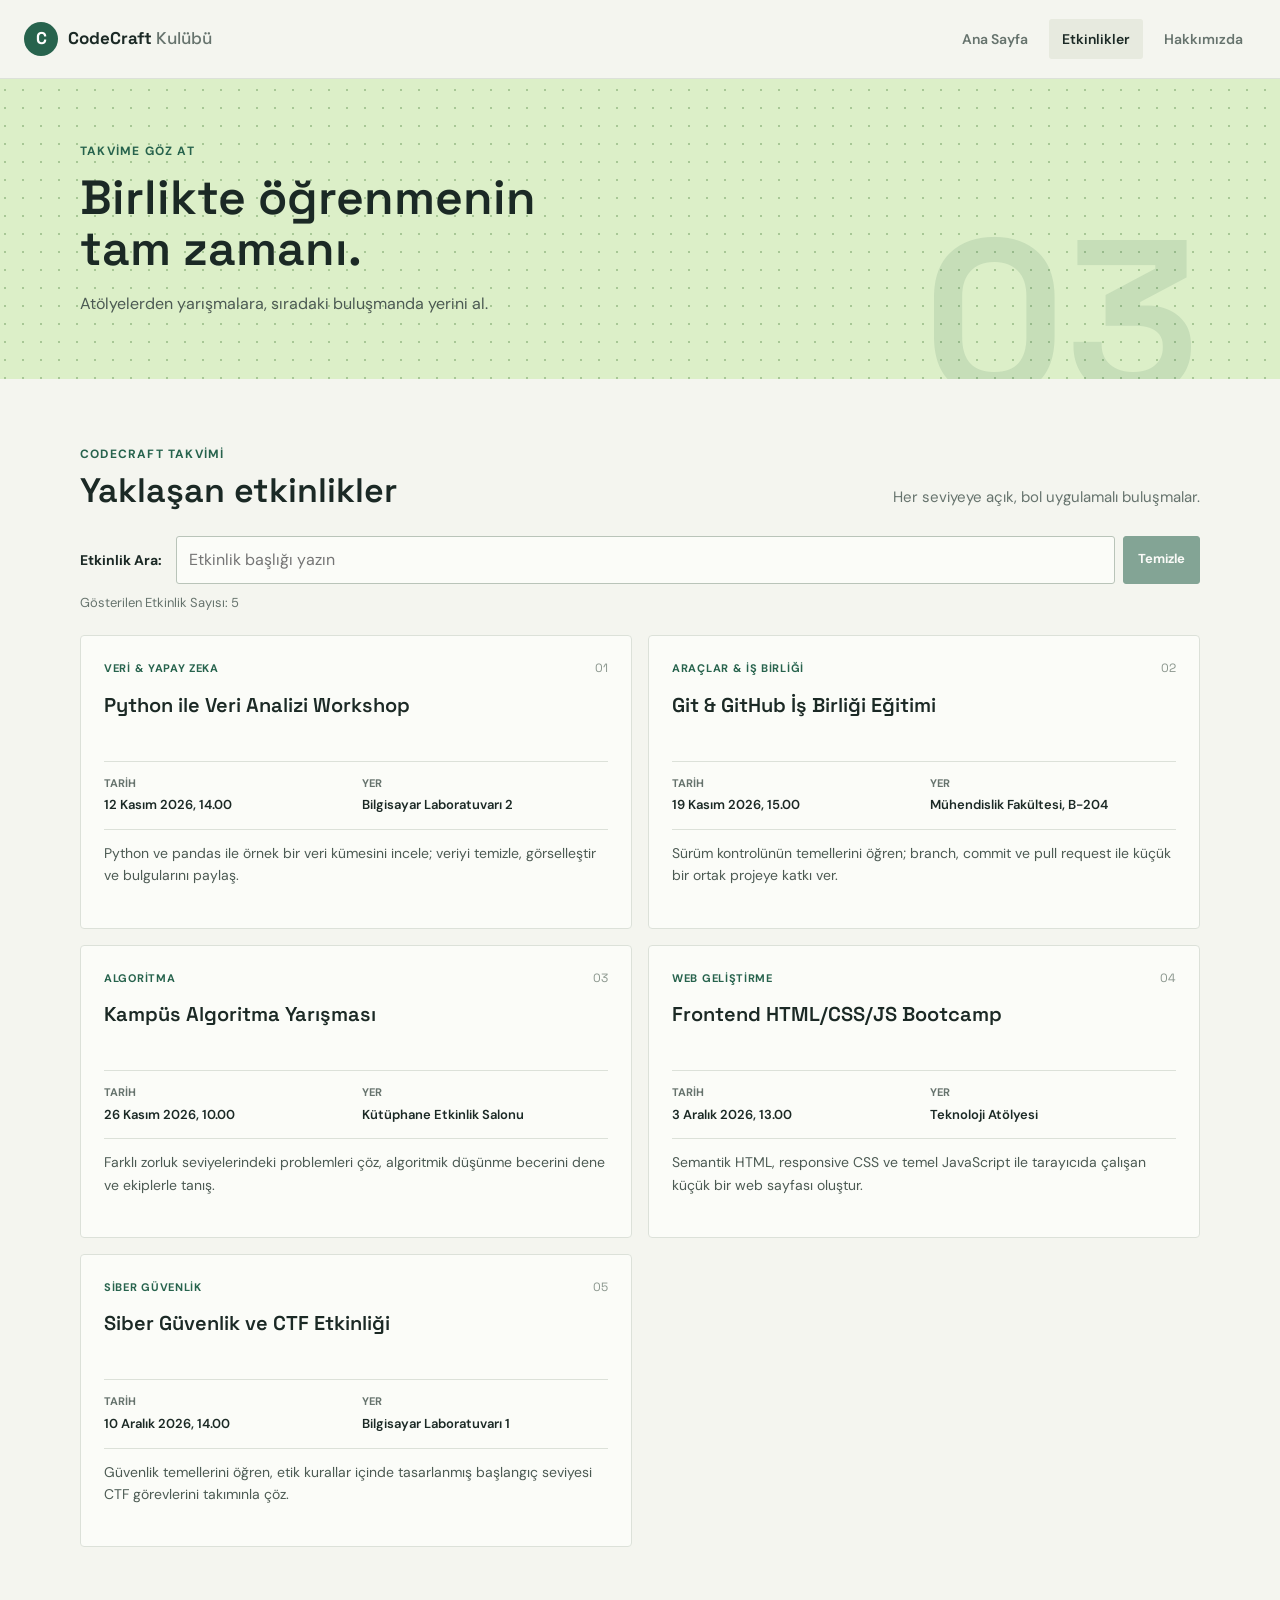
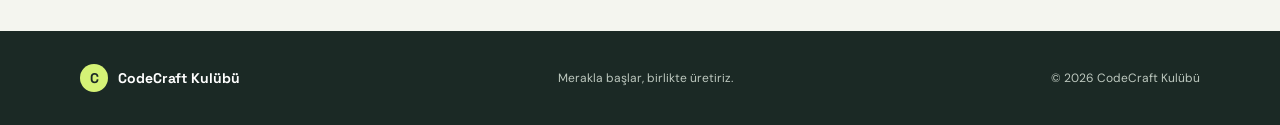
<file: etkinlikler.html>
<!doctype html>
<html lang="tr">
<head>
  <meta charset="utf-8">
  <meta name="viewport" content="width=device-width, initial-scale=1">
  <meta name="description" content="CodeCraft Kulübü atölye, eğitim ve yarışmalarının takvimi.">
  <title>Etkinlikler | CodeCraft Kulübü</title>
  <link rel="preconnect" href="https://fonts.googleapis.com">
  <link rel="preconnect" href="https://fonts.gstatic.com" crossorigin>
  <link href="https://fonts.googleapis.com/css2?family=DM+Sans:wght@400;500;600;700&family=Space+Grotesk:wght@500;600;700&display=swap" rel="stylesheet">
  <link rel="stylesheet" href="style.css">
  <script src="script.js" defer></script>
</head>
<body>
  <header class="site-header">
    <div class="header-inner">
      <a class="brand" href="index.html" aria-label="CodeCraft Kulübü ana sayfa">
        <span class="brand-mark" aria-hidden="true">C</span>
        <span>CodeCraft <span class="brand-light">Kulübü</span></span>
      </a>
      <nav class="site-nav" aria-label="Ana menü">
        <a href="index.html">Ana Sayfa</a>
        <a href="etkinlikler.html" aria-current="page">Etkinlikler</a>
        <a href="hakkimizda.html">Hakkımızda</a>
      </nav>
    </div>
  </header>

  <main>
    <section class="page-banner" aria-labelledby="page-title">
      <div class="page-width banner-inner">
        <p class="eyebrow">Takvime göz at</p>
        <h1 id="page-title">Birlikte öğrenmenin<br>tam zamanı.</h1>
        <p>Atölyelerden yarışmalara, sıradaki buluşmanda yerini al.</p>
      </div>
      <span class="banner-mark" aria-hidden="true">03</span>
    </section>

    <section class="section page-width events-section" aria-labelledby="events-title">
      <div class="section-heading events-heading">
        <div>
          <p class="eyebrow">CodeCraft takvimi</p>
          <h2 id="events-title">Yaklaşan etkinlikler</h2>
        </div>
        <p class="section-intro">Her seviyeye açık, bol uygulamalı buluşmalar.</p>
      </div>
      <div class="event-search">
        <div class="event-search-row">
          <label for="search">Etkinlik Ara:</label>
          <div class="event-search-controls">
            <input id="search" type="search" placeholder="Etkinlik başlığı yazın" aria-controls="event-list" aria-describedby="event-count">
            <button class="clear-search" id="clear-search" type="button">Temizle</button>
          </div>
        </div>
        <p class="event-count" id="event-count" aria-live="polite">Gösterilen Etkinlik Sayısı: 5</p>
        <p class="no-results" id="no-results" role="status" aria-live="polite" hidden>Sonuç bulunamadı</p>
      </div>
      <div class="event-grid" id="event-list">
        <article class="event-card">
          <div class="event-topline"><span class="event-category">Veri &amp; Yapay Zeka</span><span class="event-id">01</span></div>
          <h3>Python ile Veri Analizi Workshop</h3>
          <dl class="event-details">
            <div><dt>Tarih</dt><dd>12 Kasım 2026, 14.00</dd></div>
            <div><dt>Yer</dt><dd>Bilgisayar Laboratuvarı 2</dd></div>
          </dl>
          <p>Python ve pandas ile örnek bir veri kümesini incele; veriyi temizle, görselleştir ve bulgularını paylaş.</p>
        </article>
        <article class="event-card">
          <div class="event-topline"><span class="event-category">Araçlar &amp; İş Birliği</span><span class="event-id">02</span></div>
          <h3>Git &amp; GitHub İş Birliği Eğitimi</h3>
          <dl class="event-details">
            <div><dt>Tarih</dt><dd>19 Kasım 2026, 15.00</dd></div>
            <div><dt>Yer</dt><dd>Mühendislik Fakültesi, B-204</dd></div>
          </dl>
          <p>Sürüm kontrolünün temellerini öğren; branch, commit ve pull request ile küçük bir ortak projeye katkı ver.</p>
        </article>
        <article class="event-card">
          <div class="event-topline"><span class="event-category">Algoritma</span><span class="event-id">03</span></div>
          <h3>Kampüs Algoritma Yarışması</h3>
          <dl class="event-details">
            <div><dt>Tarih</dt><dd>26 Kasım 2026, 10.00</dd></div>
            <div><dt>Yer</dt><dd>Kütüphane Etkinlik Salonu</dd></div>
          </dl>
          <p>Farklı zorluk seviyelerindeki problemleri çöz, algoritmik düşünme becerini dene ve ekiplerle tanış.</p>
        </article>
        <article class="event-card">
          <div class="event-topline"><span class="event-category">Web Geliştirme</span><span class="event-id">04</span></div>
          <h3>Frontend HTML/CSS/JS Bootcamp</h3>
          <dl class="event-details">
            <div><dt>Tarih</dt><dd>3 Aralık 2026, 13.00</dd></div>
            <div><dt>Yer</dt><dd>Teknoloji Atölyesi</dd></div>
          </dl>
          <p>Semantik HTML, responsive CSS ve temel JavaScript ile tarayıcıda çalışan küçük bir web sayfası oluştur.</p>
        </article>
        <article class="event-card">
          <div class="event-topline"><span class="event-category">Siber Güvenlik</span><span class="event-id">05</span></div>
          <h3>Siber Güvenlik ve CTF Etkinliği</h3>
          <dl class="event-details">
            <div><dt>Tarih</dt><dd>10 Aralık 2026, 14.00</dd></div>
            <div><dt>Yer</dt><dd>Bilgisayar Laboratuvarı 1</dd></div>
          </dl>
          <p>Güvenlik temellerini öğren, etik kurallar içinde tasarlanmış başlangıç seviyesi CTF görevlerini takımınla çöz.</p>
        </article>
      </div>
    </section>
  </main>

  <footer class="site-footer">
    <div class="page-width footer-inner">
      <a class="brand footer-brand" href="index.html"><span class="brand-mark" aria-hidden="true">C</span><span>CodeCraft Kulübü</span></a>
      <p>Merakla başlar, birlikte üretiriz.</p>
      <small>© 2026 CodeCraft Kulübü</small>
    </div>
  </footer>
</body>
</html>
</file>
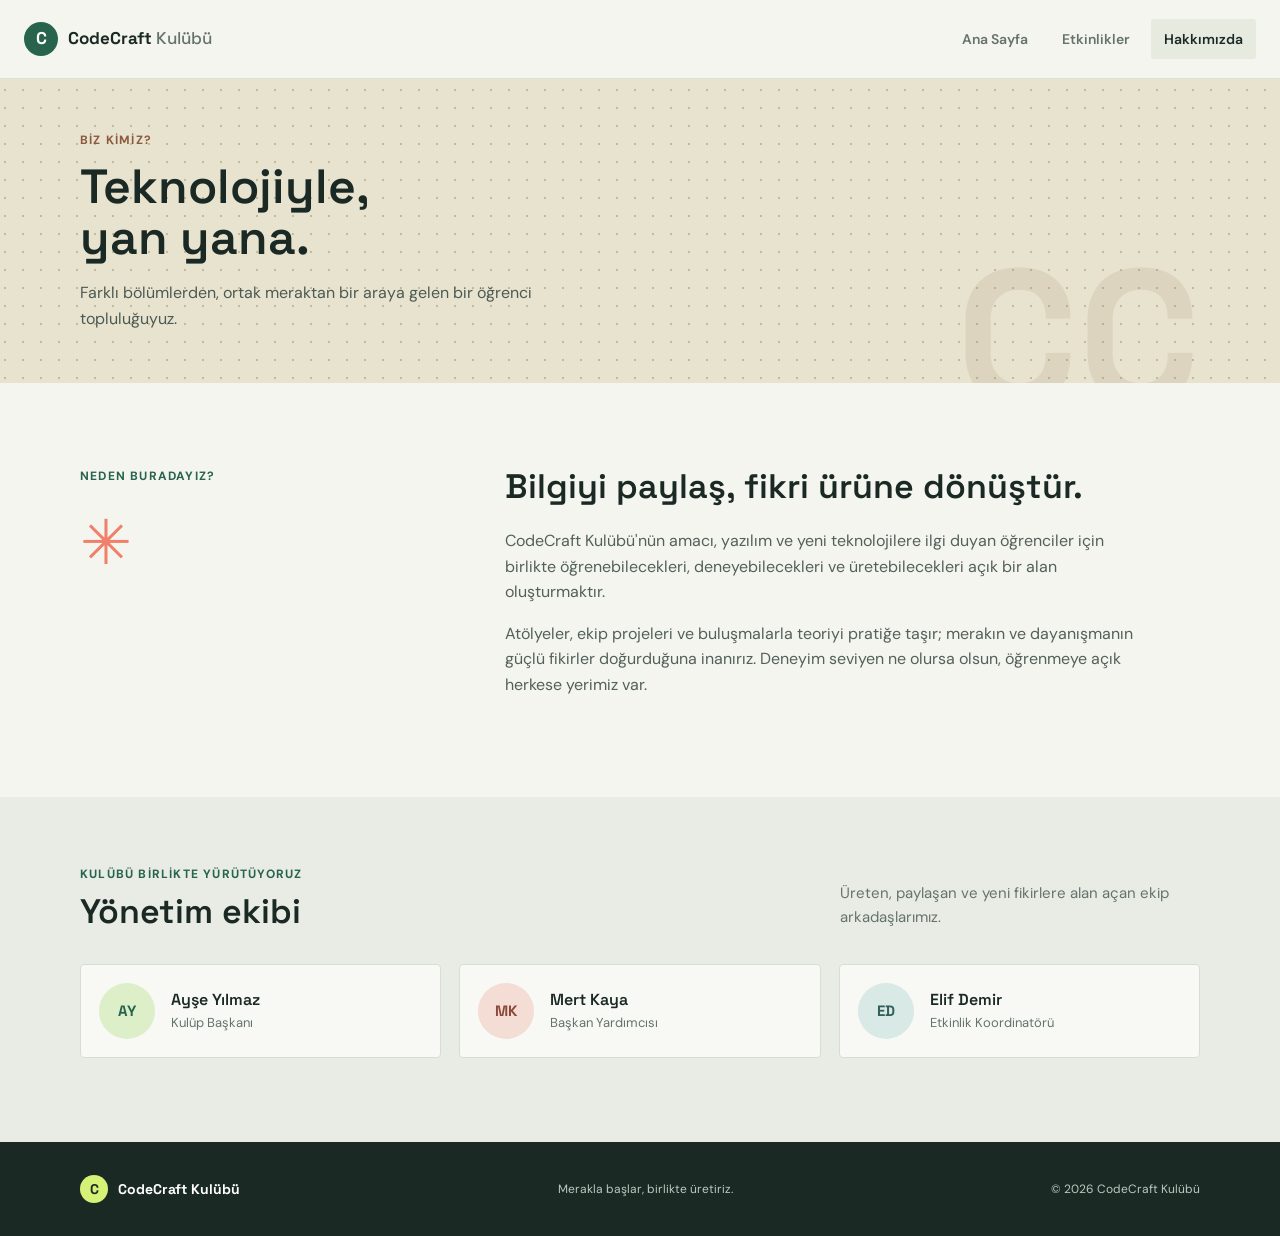
<file: hakkimizda.html>
<!doctype html>
<html lang="tr">
<head>
  <meta charset="utf-8">
  <meta name="viewport" content="width=device-width, initial-scale=1">
  <meta name="description" content="CodeCraft Kulübü'nün amacı, değerleri ve yönetim ekibi.">
  <title>Hakkımızda | CodeCraft Kulübü</title>
  <link rel="preconnect" href="https://fonts.googleapis.com">
  <link rel="preconnect" href="https://fonts.gstatic.com" crossorigin>
  <link href="https://fonts.googleapis.com/css2?family=DM+Sans:wght@400;500;600;700&family=Space+Grotesk:wght@500;600;700&display=swap" rel="stylesheet">
  <link rel="stylesheet" href="style.css">
</head>
<body>
  <header class="site-header">
    <div class="header-inner">
      <a class="brand" href="index.html" aria-label="CodeCraft Kulübü ana sayfa">
        <span class="brand-mark" aria-hidden="true">C</span>
        <span>CodeCraft <span class="brand-light">Kulübü</span></span>
      </a>
      <nav class="site-nav" aria-label="Ana menü">
        <a href="index.html">Ana Sayfa</a>
        <a href="etkinlikler.html">Etkinlikler</a>
        <a href="hakkimizda.html" aria-current="page">Hakkımızda</a>
      </nav>
    </div>
  </header>

  <main>
    <section class="page-banner about-banner" aria-labelledby="page-title">
      <div class="page-width banner-inner">
        <p class="eyebrow">Biz kimiz?</p>
        <h1 id="page-title">Teknolojiyle,<br>yan yana.</h1>
        <p>Farklı bölümlerden, ortak meraktan bir araya gelen bir öğrenci topluluğuyuz.</p>
      </div>
      <span class="banner-mark" aria-hidden="true">CC</span>
    </section>

    <section class="section page-width purpose-section" aria-labelledby="purpose-title">
      <div class="purpose-label">
        <p class="eyebrow">Neden buradayız?</p>
        <span class="purpose-symbol" aria-hidden="true">✳</span>
      </div>
      <div class="purpose-copy">
        <h2 id="purpose-title">Bilgiyi paylaş, fikri ürüne dönüştür.</h2>
        <p>CodeCraft Kulübü'nün amacı, yazılım ve yeni teknolojilere ilgi duyan öğrenciler için birlikte öğrenebilecekleri, deneyebilecekleri ve üretebilecekleri açık bir alan oluşturmaktır.</p>
        <p>Atölyeler, ekip projeleri ve buluşmalarla teoriyi pratiğe taşır; merakın ve dayanışmanın güçlü fikirler doğurduğuna inanırız. Deneyim seviyen ne olursa olsun, öğrenmeye açık herkese yerimiz var.</p>
      </div>
    </section>

    <section class="team-band" aria-labelledby="team-title">
      <div class="page-width section">
        <div class="section-heading">
          <div>
            <p class="eyebrow">Kulübü birlikte yürütüyoruz</p>
            <h2 id="team-title">Yönetim ekibi</h2>
          </div>
          <p class="section-intro">Üreten, paylaşan ve yeni fikirlere alan açan ekip arkadaşlarımız.</p>
        </div>
        <div class="team-grid">
          <article class="team-card">
            <span class="team-initial initial-green" aria-hidden="true">AY</span>
            <div><h3>Ayşe Yılmaz</h3><p>Kulüp Başkanı</p></div>
          </article>
          <article class="team-card">
            <span class="team-initial initial-coral" aria-hidden="true">MK</span>
            <div><h3>Mert Kaya</h3><p>Başkan Yardımcısı</p></div>
          </article>
          <article class="team-card">
            <span class="team-initial initial-blue" aria-hidden="true">ED</span>
            <div><h3>Elif Demir</h3><p>Etkinlik Koordinatörü</p></div>
          </article>
        </div>
      </div>
    </section>
  </main>

  <footer class="site-footer">
    <div class="page-width footer-inner">
      <a class="brand footer-brand" href="index.html"><span class="brand-mark" aria-hidden="true">C</span><span>CodeCraft Kulübü</span></a>
      <p>Merakla başlar, birlikte üretiriz.</p>
      <small>© 2026 CodeCraft Kulübü</small>
    </div>
  </footer>
</body>
</html>
</file>
<file: style.css>
/* Ortak renkler ve ölçüler */
:root {
  color-scheme: light;
  --ink: #1b2925;
  --muted: #66736d;
  --paper: #f4f5ef;
  --white: #fff;
  --line: #dce1d9;
  --lime: #d5f276;
  --green: #27634d;
  --coral: #ef806b;
  --blue: #b8deda;
  --display: "Space Grotesk", "Trebuchet MS", sans-serif;
  --body: "DM Sans", "Trebuchet MS", sans-serif;
}

* {
  box-sizing: border-box;
}

html {
  min-width: 320px;
  scroll-behavior: smooth;
}

body {
  min-width: 320px;
  margin: 0;
  color: var(--ink);
  background: var(--paper);
  font-family: var(--body);
  font-size: 16px;
  line-height: 1.6;
}

img {
  display: block;
  max-width: 100%;
}

a {
  color: inherit;
}

a:focus-visible {
  outline: 3px solid #d05c48;
  outline-offset: 4px;
}

.page-width {
  width: min(1120px, calc(100% - 48px));
  margin-inline: auto;
}

/* Tüm sayfalarda kullanılan üst menü */
.site-header {
  position: relative;
  z-index: 2;
  background: var(--paper);
  border-bottom: 1px solid var(--line);
}

.header-inner {
  width: min(1280px, calc(100% - 48px));
  min-height: 78px;
  margin-inline: auto;
  display: flex;
  align-items: center;
  justify-content: space-between;
  gap: 24px;
}

.brand {
  display: inline-flex;
  align-items: center;
  gap: 10px;
  text-decoration: none;
  font-family: var(--display);
  font-size: 17px;
  font-weight: 700;
  white-space: nowrap;
}

.brand-mark {
  width: 34px;
  height: 34px;
  display: grid;
  place-items: center;
  border-radius: 50%;
  background: var(--green);
  color: var(--white);
  font-size: 17px;
}

.brand-light {
  color: var(--muted);
  font-weight: 500;
}

.site-nav {
  display: flex;
  align-items: center;
  gap: 8px;
}

.site-nav a {
  padding: 9px 13px;
  border-radius: 3px;
  color: var(--muted);
  font-size: 14px;
  font-weight: 600;
  text-decoration: none;
  transition: color 160ms ease, background-color 160ms ease;
}

.site-nav a:hover,
.site-nav a[aria-current="page"] {
  color: var(--ink);
  background: #e7eadf;
}

/* Ana sayfada metni gerçek bir devre kartı görseliyle eşleştir */
.hero {
  min-height: 470px;
  position: relative;
  display: flex;
  align-items: center;
  overflow: hidden;
  isolation: isolate;
  background: #263a33;
  color: var(--white);
}

.hero::after {
  position: absolute;
  z-index: -1;
  inset: 0;
  background: rgba(17, 29, 25, 0.66);
  content: "";
}

.hero-image {
  position: absolute;
  z-index: -2;
  inset: 0;
  width: 100%;
  height: 100%;
  object-fit: cover;
  object-position: center 52%;
}

.hero-content {
  padding-block: 76px;
  animation: enter 520ms ease-out both;
}

.eyebrow {
  margin: 0 0 12px;
  color: var(--green);
  font-size: 12px;
  font-weight: 700;
  letter-spacing: 1.2px;
  text-transform: uppercase;
}

.hero-eyebrow {
  color: var(--lime);
}

.hero h1,
.banner-inner h1 {
  max-width: 760px;
  margin: 0;
  font-family: var(--display);
  font-size: 58px;
  font-weight: 600;
  line-height: 1.06;
}

.hero-copy {
  max-width: 520px;
  margin: 22px 0 28px;
  color: #e2e8e1;
  font-size: 17px;
}

.button {
  min-height: 48px;
  display: inline-flex;
  align-items: center;
  justify-content: center;
  gap: 18px;
  padding: 12px 18px;
  border-radius: 3px;
  font-size: 14px;
  font-weight: 700;
  text-decoration: none;
  transition: transform 160ms ease, background-color 160ms ease;
}

.button:hover {
  transform: translateY(-2px);
}

.button-lime {
  background: var(--lime);
  color: var(--ink);
}

.hero-index {
  position: absolute;
  right: max(24px, calc((100vw - 1280px) / 2));
  bottom: 26px;
  color: #dce4db;
  font-family: var(--display);
  font-size: 12px;
}

/* Ana sayfa ilgi alanı kartları */
.section {
  padding-block: 84px;
}

.section-heading {
  display: flex;
  align-items: end;
  justify-content: space-between;
  gap: 28px;
  margin-bottom: 32px;
}

.section-heading .eyebrow {
  margin-bottom: 7px;
}

.section-heading h2,
.purpose-copy h2,
.contact-inner h2 {
  margin: 0;
  font-family: var(--display);
  font-size: 34px;
  font-weight: 600;
  line-height: 1.2;
}

.section-intro {
  max-width: 360px;
  margin: 0 0 3px;
  color: var(--muted);
  font-size: 15px;
}

.focus-grid,
.event-grid,
.team-grid {
  display: grid;
  grid-template-columns: repeat(3, minmax(0, 1fr));
  gap: 18px;
}

.focus-card {
  min-height: 280px;
  position: relative;
  display: flex;
  flex-direction: column;
  align-items: flex-start;
  padding: 24px;
  border-radius: 4px;
  animation: enter 450ms ease-out both;
}

.focus-card:nth-child(2) {
  animation-delay: 80ms;
}

.focus-card:nth-child(3) {
  animation-delay: 160ms;
}

.focus-card-green {
  background: #dcefc8;
}

.focus-card-blue {
  background: #d8e9e6;
}

.focus-card-coral {
  background: #f4ddd4;
}

.card-number {
  position: absolute;
  top: 22px;
  right: 23px;
  color: #53645a;
  font-family: var(--display);
  font-size: 13px;
}

.card-symbol {
  min-height: 54px;
  color: var(--green);
  font-family: var(--display);
  font-size: 29px;
  font-weight: 700;
}

.focus-card h3,
.event-card h3,
.team-card h3 {
  margin: 8px 0 6px;
  font-family: var(--display);
  font-size: 20px;
  font-weight: 600;
  line-height: 1.25;
}

.focus-card p,
.event-card > p {
  margin: 6px 0 18px;
  color: #4c5a53;
  font-size: 14px;
}

.text-link {
  display: inline-flex;
  align-items: center;
  gap: 9px;
  margin-top: auto;
  color: var(--ink);
  font-size: 13px;
  font-weight: 700;
  text-decoration-thickness: 1px;
  text-underline-offset: 4px;
}

/* İletişim bağlantıları ve alt bilgi */
.contact-band {
  background: #d9e9d4;
}

.contact-inner {
  min-height: 225px;
  display: flex;
  align-items: center;
  justify-content: space-between;
  gap: 40px;
  padding-block: 44px;
}

.contact-inner h2 {
  max-width: 510px;
}

.contact-links {
  min-width: 190px;
  display: grid;
  gap: 7px;
}

.contact-links a {
  display: flex;
  justify-content: space-between;
  gap: 16px;
  padding-block: 7px;
  border-bottom: 1px solid #b5cdb7;
  font-size: 14px;
  font-weight: 600;
  text-decoration: none;
}

.contact-links a:hover {
  color: var(--green);
}

.site-footer {
  background: var(--ink);
  color: #e8eee8;
}

.footer-inner {
  min-height: 94px;
  display: flex;
  align-items: center;
  justify-content: space-between;
  gap: 20px;
  padding-block: 18px;
}

.footer-brand {
  color: var(--white);
  font-size: 14px;
}

.footer-brand .brand-mark {
  width: 28px;
  height: 28px;
  background: var(--lime);
  color: var(--ink);
  font-size: 14px;
}

.footer-inner p,
.footer-inner small {
  margin: 0;
  color: #bdc8bf;
  font-size: 12px;
}

/* İç sayfalardaki başlık alanı */
.page-banner {
  min-height: 300px;
  position: relative;
  display: flex;
  align-items: center;
  overflow: hidden;
  background-color: #dcefc8;
  background-image: radial-gradient(#a8c796 0.8px, transparent 0.8px);
  background-position: right 24px top 20px;
  background-size: 18px 18px;
}

.banner-inner {
  position: relative;
  z-index: 1;
  padding-block: 52px;
}

.banner-inner h1 {
  font-size: 48px;
}

.banner-inner > p:last-child {
  max-width: 540px;
  margin: 16px 0 0;
  color: #4c5a53;
}

.banner-mark {
  position: absolute;
  right: max(24px, calc((100vw - 1120px) / 2));
  bottom: -49px;
  color: rgba(39, 99, 77, 0.12);
  font-family: var(--display);
  font-size: 220px;
  font-weight: 700;
  line-height: 1;
  pointer-events: none;
}

.events-section {
  padding-top: 66px;
}

.event-search {
  margin: -8px 0 22px;
}

.event-search-row {
  display: flex;
  align-items: center;
  gap: 14px;
}

.event-search-row label {
  flex: 0 0 auto;
  font-size: 14px;
  font-weight: 700;
}

.event-search-controls {
  min-width: 0;
  flex: 1;
  display: flex;
  gap: 8px;
}

.event-search-controls input {
  min-width: 0;
  min-height: 44px;
  flex: 1;
  padding: 10px 12px;
  border: 1px solid #b9c4b9;
  border-radius: 3px;
  background: #fbfcf8;
  color: var(--ink);
  font: inherit;
}

.event-search-controls input:focus-visible {
  outline: 3px solid rgba(39, 99, 77, 0.25);
  border-color: var(--green);
}

.clear-search {
  min-height: 44px;
  padding: 9px 14px;
  border: 1px solid var(--green);
  border-radius: 3px;
  background: var(--green);
  color: var(--white);
  font: inherit;
  font-size: 13px;
  font-weight: 700;
  cursor: pointer;
}

.clear-search:hover:not(:disabled) {
  background: #1f503e;
}

.clear-search:disabled {
  opacity: 0.55;
  cursor: not-allowed;
}

.event-count {
  margin: 9px 0 0;
  color: var(--muted);
  font-size: 13px;
}

.no-results {
  margin: 12px 0 0;
  padding: 12px 14px;
  border-left: 4px solid #b54d3d;
  background: #f4ddd4;
  color: #71372e;
  font-size: 14px;
  font-weight: 700;
}

.event-grid {
  grid-template-columns: repeat(2, minmax(0, 1fr));
  gap: 16px;
}

.event-card {
  min-width: 0;
  padding: 23px;
  border: 1px solid var(--line);
  border-radius: 4px;
  background: #fbfcf8;
  animation: enter 450ms ease-out both;
}

.event-card[hidden] {
  display: none;
  animation: none;
}

.event-card:nth-child(2) {
  animation-delay: 60ms;
}

.event-card:nth-child(3) {
  animation-delay: 120ms;
}

.event-card:nth-child(4) {
  animation-delay: 180ms;
}

.event-card:nth-child(5) {
  animation-delay: 240ms;
}

.event-topline {
  display: flex;
  align-items: center;
  justify-content: space-between;
  gap: 14px;
}

.event-category {
  color: var(--green);
  font-size: 11px;
  font-weight: 700;
  letter-spacing: 0.7px;
  text-transform: uppercase;
}

.event-id {
  color: #8a968d;
  font-family: var(--display);
  font-size: 12px;
}

.event-card h3 {
  min-height: 50px;
  margin-top: 14px;
}

.event-details {
  display: grid;
  grid-template-columns: minmax(0, 1fr) minmax(0, 1fr);
  gap: 12px;
  margin: 18px 0 12px;
  padding-block: 13px;
  border-top: 1px solid var(--line);
  border-bottom: 1px solid var(--line);
}

.event-details div {
  min-width: 0;
}

.event-details dt {
  margin-bottom: 3px;
  color: var(--muted);
  font-size: 11px;
  font-weight: 700;
  text-transform: uppercase;
}

.event-details dd {
  margin: 0;
  font-size: 13px;
  font-weight: 600;
  overflow-wrap: anywhere;
}

/* Hakkımızda ve yönetim ekibi */
.about-banner {
  background-color: #e8e3cf;
  background-image: radial-gradient(#c4ba99 0.8px, transparent 0.8px);
}

.about-banner .eyebrow {
  color: #8b593e;
}

.about-banner .banner-mark {
  color: rgba(139, 89, 62, 0.11);
  font-size: 190px;
}

.purpose-section {
  display: grid;
  grid-template-columns: minmax(180px, 0.7fr) minmax(0, 1.3fr);
  gap: 50px;
}

.purpose-symbol {
  display: block;
  margin-top: 26px;
  color: var(--coral);
  font-size: 62px;
  line-height: 1;
}

.purpose-copy h2 {
  max-width: 620px;
  margin-bottom: 20px;
}

.purpose-copy p {
  max-width: 650px;
  color: #53615a;
}

.team-band {
  background: #e8ece4;
}

.team-band .section {
  padding-top: 68px;
}

.team-card {
  min-width: 0;
  display: flex;
  align-items: center;
  gap: 16px;
  padding: 18px;
  border: 1px solid #d7ddd4;
  border-radius: 4px;
  background: #f8f9f5;
}

.team-initial {
  width: 56px;
  height: 56px;
  flex: 0 0 56px;
  display: grid;
  place-items: center;
  border-radius: 50%;
  font-family: var(--display);
  font-size: 15px;
  font-weight: 700;
}

.initial-green {
  background: #dcefc8;
  color: var(--green);
}

.initial-coral {
  background: #f4ddd4;
  color: #8b493b;
}

.initial-blue {
  background: #d8e9e6;
  color: #315f5b;
}

.team-card h3 {
  margin: 0 0 3px;
  font-size: 16px;
}

.team-card p {
  margin: 0;
  color: var(--muted);
  font-size: 13px;
}

@keyframes enter {
  from {
    opacity: 0;
    transform: translateY(12px);
  }
  to {
    opacity: 1;
    transform: translateY(0);
  }
}

/* Küçük ekranlarda menüyü ve kartları alt alta yerleştir */
@media (max-width: 760px) {
  .page-width,
  .header-inner {
    width: min(100% - 36px, 560px);
  }

  .header-inner {
    min-height: 0;
    flex-direction: column;
    align-items: flex-start;
    gap: 8px;
    padding-block: 14px 10px;
  }

  .site-nav {
    width: 100%;
    gap: 2px;
  }

  .site-nav a {
    padding: 8px 10px;
    font-size: 13px;
  }

  .hero {
    min-height: 430px;
  }

  .hero h1 {
    max-width: 560px;
    font-size: 46px;
  }

  .hero-copy {
    max-width: 460px;
    font-size: 16px;
  }

  .section {
    padding-block: 60px;
  }

  .focus-grid,
  .event-grid,
  .team-grid {
    grid-template-columns: minmax(0, 1fr);
  }

  .focus-card {
    min-height: 245px;
  }

  .event-card h3 {
    min-height: 0;
  }

  .event-search-row {
    align-items: flex-start;
    flex-direction: column;
    gap: 7px;
  }

  .event-search-controls {
    width: 100%;
  }

  .section-heading {
    align-items: flex-start;
    flex-direction: column;
    gap: 12px;
  }

  .section-intro {
    max-width: 520px;
  }

  .contact-inner {
    align-items: flex-start;
    flex-direction: column;
    gap: 24px;
    padding-block: 42px;
  }

  .contact-links {
    width: 100%;
    max-width: 420px;
  }

  .footer-inner {
    align-items: flex-start;
    flex-direction: column;
    gap: 8px;
    padding-block: 20px;
  }

  .banner-inner h1 {
    font-size: 42px;
  }

  .page-banner {
    min-height: 270px;
  }

  .banner-mark {
    right: 14px;
    font-size: 150px;
  }

  .purpose-section {
    grid-template-columns: minmax(0, 1fr);
    gap: 16px;
  }

  .purpose-symbol {
    display: none;
  }
}

@media (max-width: 380px) {
  .page-width,
  .header-inner {
    width: calc(100% - 32px);
  }

  .site-nav a {
    padding-inline: 7px;
    font-size: 12px;
  }

  .brand {
    font-size: 16px;
  }

  .hero h1 {
    font-size: 40px;
  }

  .hero-content {
    padding-block: 58px;
  }

  .section-heading h2,
  .purpose-copy h2,
  .contact-inner h2 {
    font-size: 29px;
  }

  .event-card {
    padding: 18px;
  }

  .event-details {
    grid-template-columns: minmax(0, 1fr);
    gap: 8px;
  }
}

@media (prefers-reduced-motion: reduce) {
  *,
  *::before,
  *::after {
    scroll-behavior: auto !important;
    animation-duration: 0.01ms !important;
    animation-iteration-count: 1 !important;
    transition-duration: 0.01ms !important;
  }
}
</file>
